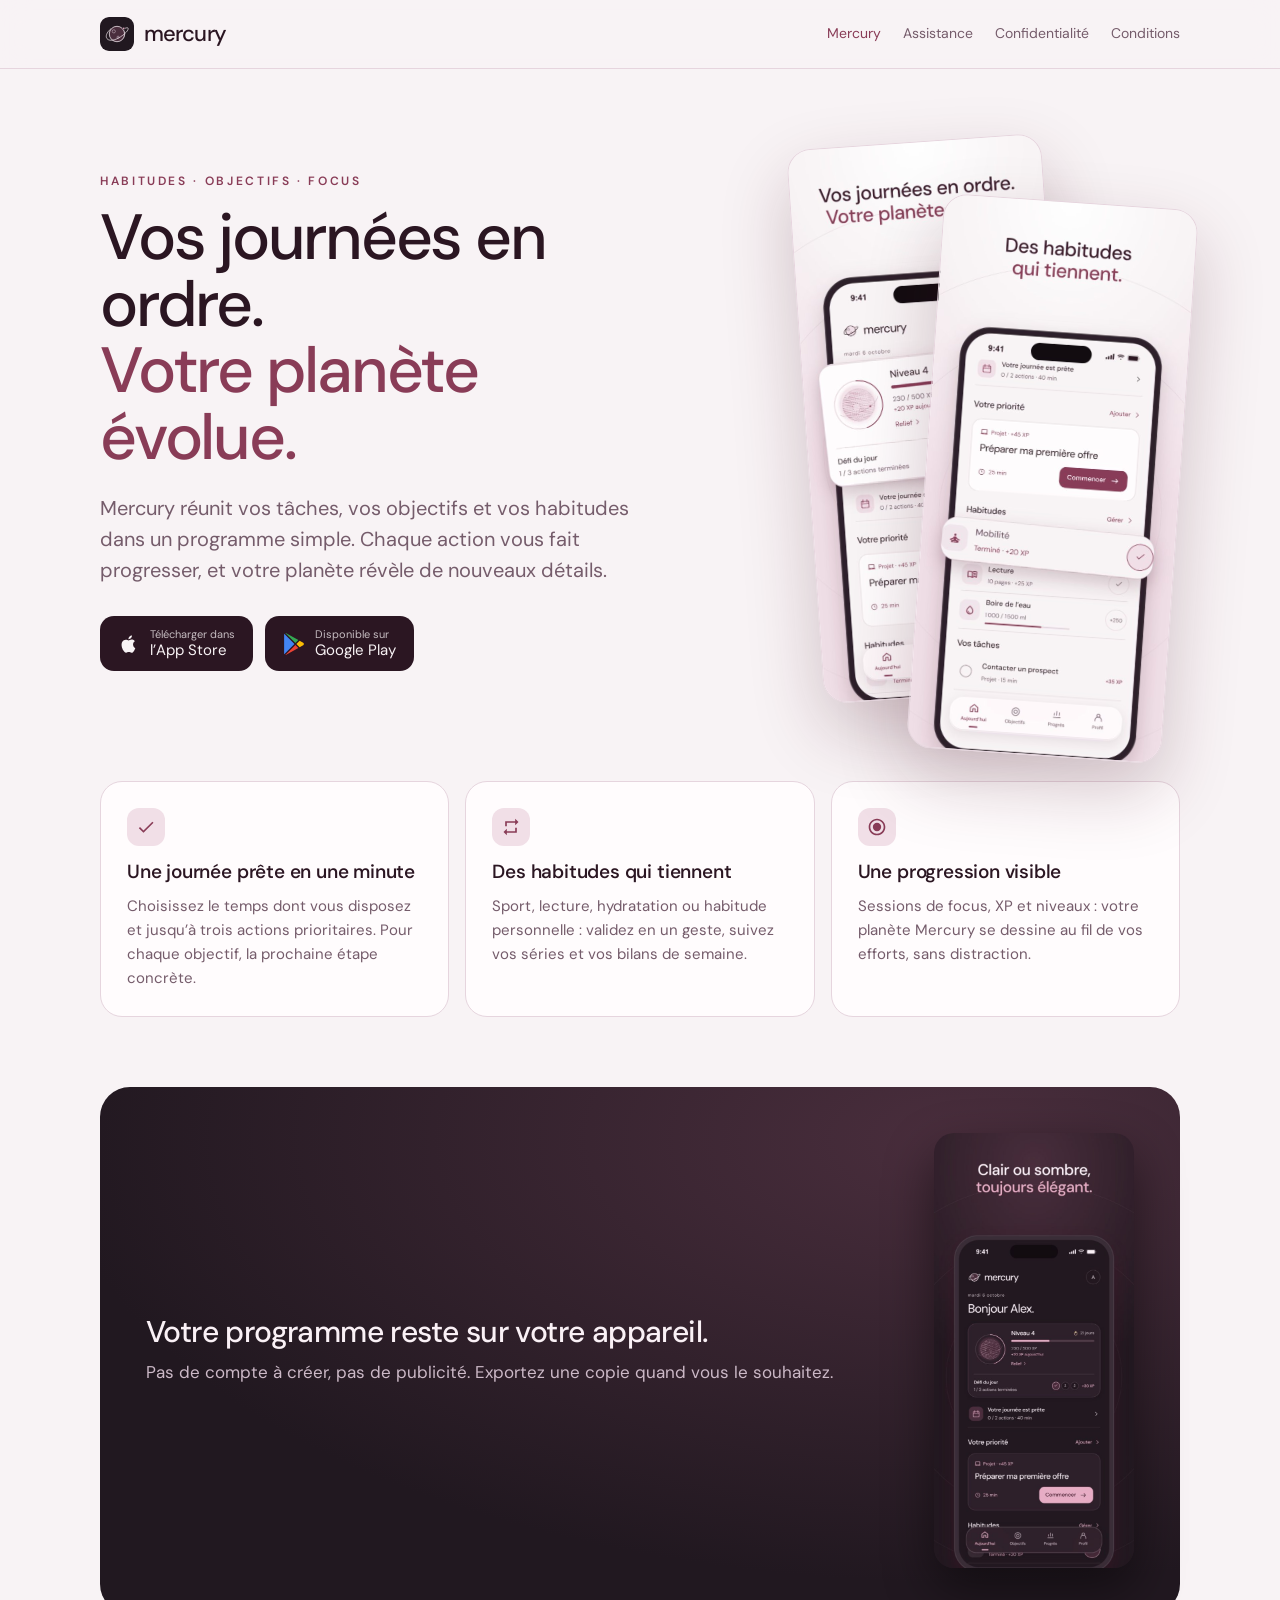
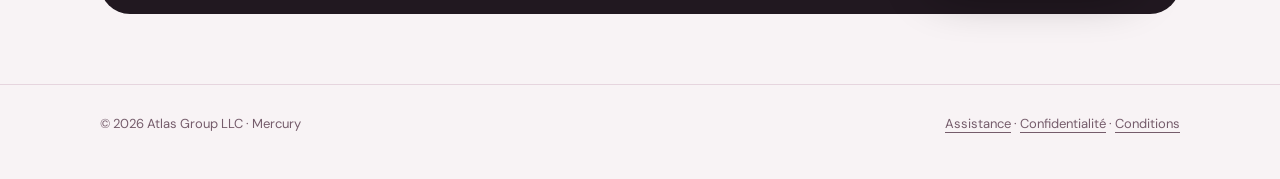
<file: index.html>
<!doctype html>
<html lang="fr"><head><meta charset="utf-8"><meta name="viewport" content="width=device-width, initial-scale=1"><title>Mercury · Habitudes, objectifs et focus</title><meta name="description" content="Mercury réunit vos tâches, vos objectifs et vos habitudes dans un programme simple. Faites évoluer votre planète."><meta name="theme-color" content="#211820"><link rel="icon" href="icon.svg" type="image/svg+xml"><link rel="apple-touch-icon" href="icon.svg"><link rel="stylesheet" href="style.css"><meta property="og:title" content="Mercury · Habitudes, objectifs et focus"><meta property="og:description" content="Mercury réunit vos tâches, vos objectifs et vos habitudes dans un programme simple. Faites évoluer votre planète."><meta property="og:image" content="img/01-today.jpg"></head>
<body><header class="top"><div class="wrap"><a class="brand" href="./"><img src="icon.svg" alt="" width="34" height="34">mercury</a><nav class="links" aria-label="Informations"><a class="home" href="./" aria-current="page">Mercury</a><a href="support.html">Assistance</a><a href="privacy.html">Confidentialité</a><a href="terms.html">Conditions</a></nav></div></header>
<main>
<section class="wrap hero">
 <div><p class="eyebrow">Habitudes · Objectifs · Focus</p>
 <h1>Vos journées en ordre.<br><em>Votre planète évolue.</em></h1>
 <p class="lead">Mercury réunit vos tâches, vos objectifs et vos habitudes dans un programme simple. Chaque action vous fait progresser, et votre planète révèle de nouveaux détails.</p>
 <div class="stores"><a class="store" href="https://apps.apple.com/fr/app/mercury-habitudes-focus/id6819666637" rel="noopener"><svg viewBox="0 0 24 24" aria-hidden="true"><path fill="currentColor" d="M16.4 12.6c0-2.4 2-3.5 2-3.6-1.1-1.6-2.8-1.8-3.4-1.8-1.4-.1-2.8.9-3.5.9s-1.8-.9-3-.8C7 7.3 5.5 8.2 4.7 9.6c-1.7 2.9-.4 7.2 1.2 9.6.8 1.2 1.7 2.4 2.9 2.4 1.2 0 1.6-.8 3-.8s1.8.8 3 .8 2-1.2 2.8-2.3c.9-1.3 1.2-2.6 1.3-2.7-.1 0-2.5-1-2.5-4zM14.2 5.5c.6-.8 1.1-1.8 1-2.9-.9 0-2.1.6-2.8 1.4-.6.7-1.1 1.8-1 2.8 1 .1 2.1-.5 2.8-1.3z"/></svg><span><small>Télécharger dans</small>l’App Store</span></a><a class="store" href="https://play.google.com/store/apps/details?id=com.karraz.mercury" rel="noopener"><svg viewBox="0 0 24 24" aria-hidden="true"><path fill="#4285F4" d="M1.337.924a1.486 1.486 0 0 0-.112.568v21.017c0 .217.045.419.124.6l11.155-11.087L1.337.924z"/><path fill="#34A853" d="M13.544 10.989l3.258-3.238L3.45.195a1.466 1.466 0 0 0-.946-.179l11.04 10.973z"/><path fill="#FBBC04" d="M22.018 13.298l-3.919 2.218-3.515-3.493 3.543-3.521 3.891 2.202a1.49 1.49 0 0 1 0 2.594z"/><path fill="#EA4335" d="M13.544 13.056l-11 10.933c.298.036.612-.016.906-.183l13.324-7.54-3.23-3.21z"/></svg><span><small>Disponible sur</small>Google Play</span></a></div>
 </div>
 <div class="shots"><img src="img/01-today.jpg" alt="Écran Aujourd’hui de Mercury : niveau, défi du jour et priorité" width="255" height="555"><img src="img/03-habits.jpg" alt="Habitudes du jour dans Mercury" width="255" height="555"></div>
</section>
<section class="wrap features">
 <div class="feature"><span class="dot"><svg viewBox="0 0 24 24" aria-hidden="true"><path fill="currentColor" d="M9 16.2 4.8 12l-1.4 1.4L9 19 21 7l-1.4-1.4z"/></svg></span><h3>Une journée prête en une minute</h3><p>Choisissez le temps dont vous disposez et jusqu’à trois actions prioritaires. Pour chaque objectif, la prochaine étape concrète.</p></div>
 <div class="feature"><span class="dot"><svg viewBox="0 0 24 24" aria-hidden="true"><path fill="currentColor" d="M7 7h10v3l4-4-4-4v3H5v6h2V7zm10 10H7v-3l-4 4 4 4v-3h12v-6h-2v4z"/></svg></span><h3>Des habitudes qui tiennent</h3><p>Sport, lecture, hydratation ou habitude personnelle : validez en un geste, suivez vos séries et vos bilans de semaine.</p></div>
 <div class="feature"><span class="dot"><svg viewBox="0 0 24 24" aria-hidden="true"><path fill="currentColor" d="M12 7a5 5 0 1 0 0 10 5 5 0 0 0 0-10zm0-5C6.5 2 2 6.5 2 12s4.5 10 10 10 10-4.5 10-10S17.5 2 12 2zm0 18c-4.4 0-8-3.6-8-8s3.6-8 8-8 8 3.6 8 8-3.6 8-8 8z"/></svg></span><h3>Une progression visible</h3><p>Sessions de focus, XP et niveaux : votre planète Mercury se dessine au fil de vos efforts, sans distraction.</p></div>
</section>
<section class="wrap"><div class="band"><div><h2>Votre programme reste sur votre appareil.</h2><p>Pas de compte à créer, pas de publicité. Exportez une copie quand vous le souhaitez.</p></div><img src="img/08-dark.jpg" alt="Mercury en mode sombre" width="200" height="435"></div></section>
</main>
<footer class="bottom"><div class="wrap"><span>© 2026 Atlas Group LLC · Mercury</span><span><a href="support.html">Assistance</a> · <a href="privacy.html">Confidentialité</a> · <a href="terms.html">Conditions</a></span></div></footer>
</body></html>
</file>
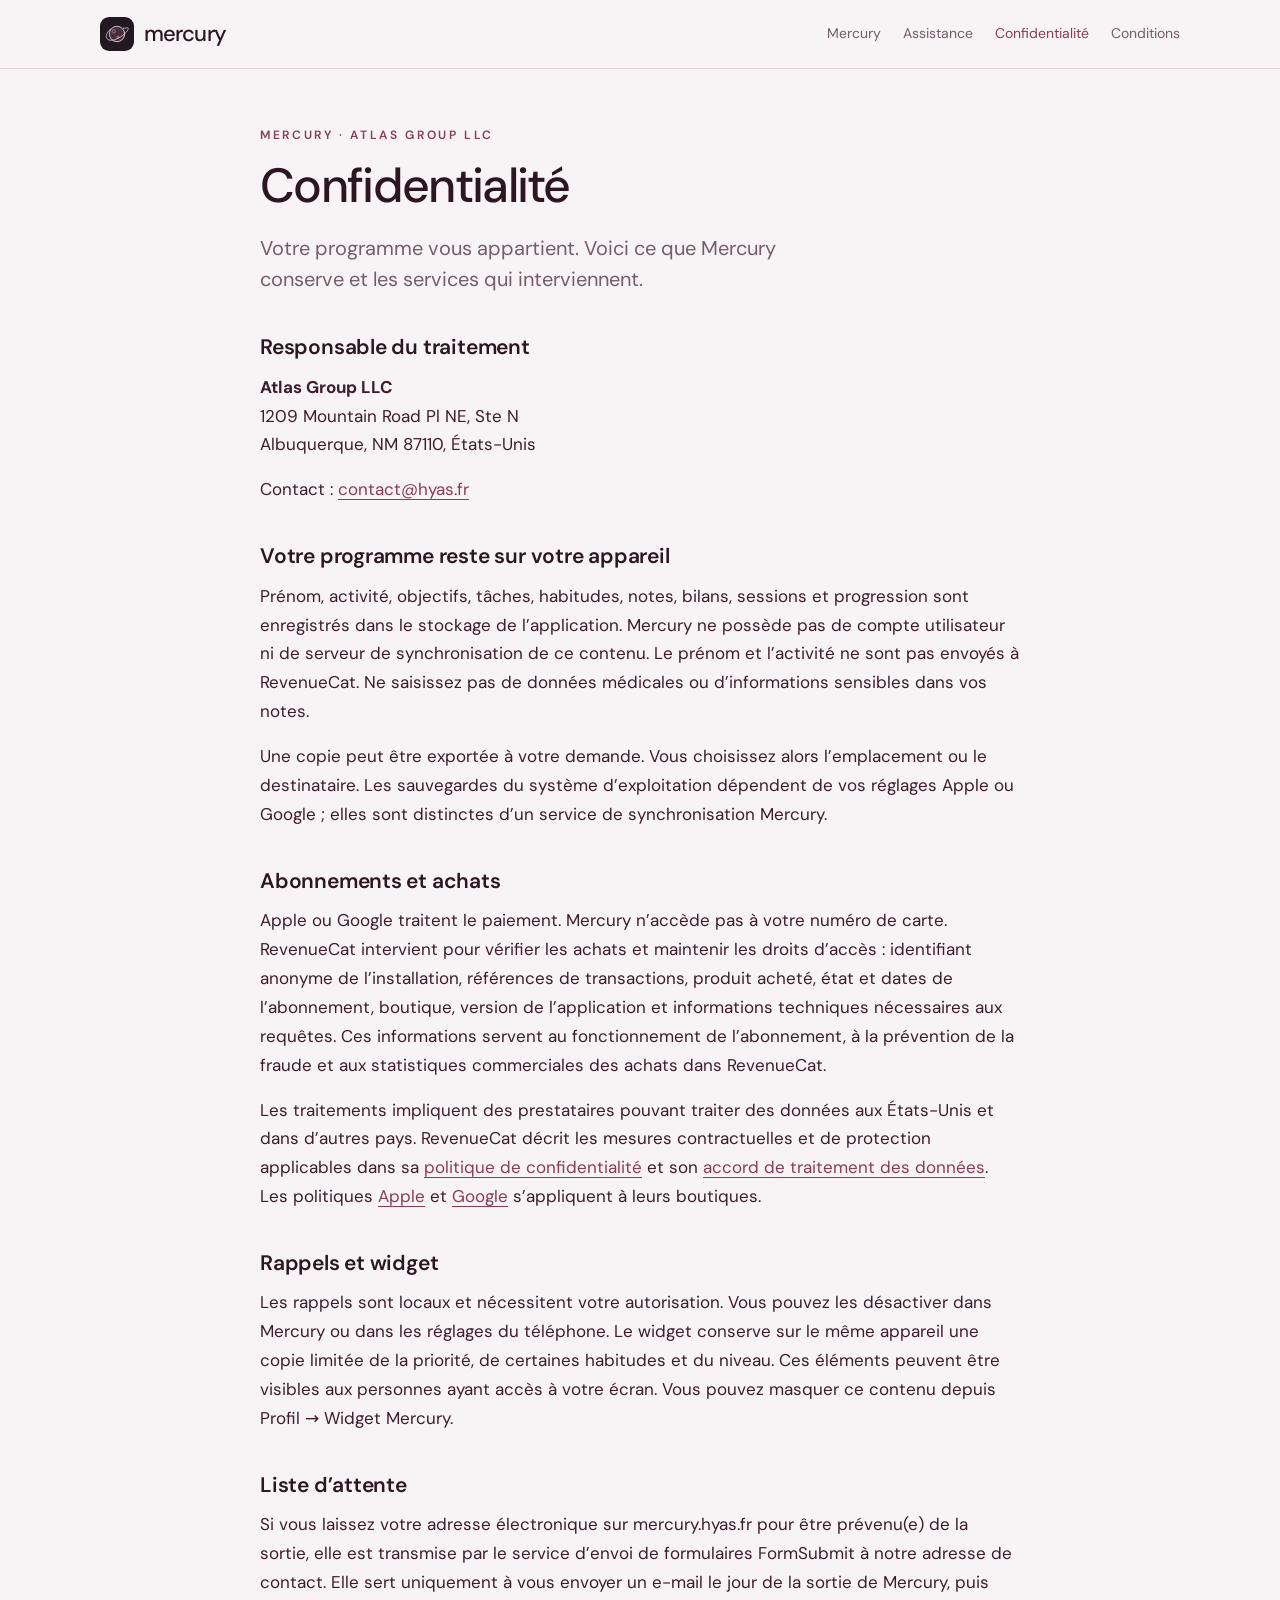
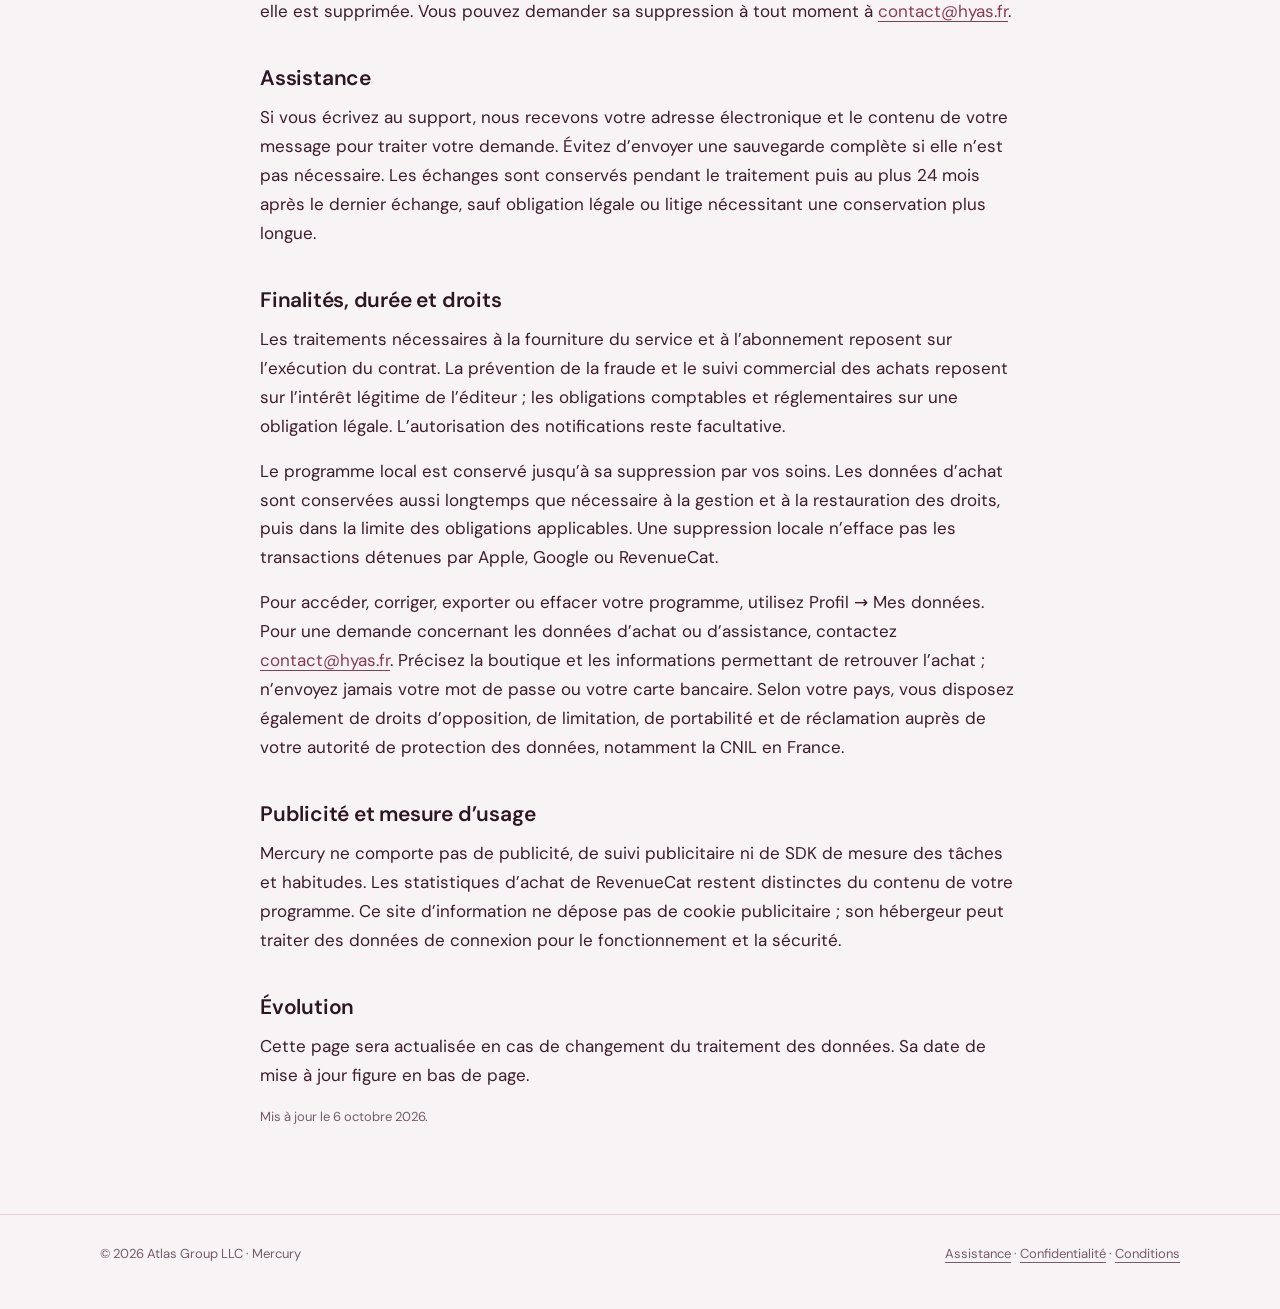
<file: privacy.html>
<!doctype html>
<html lang="fr"><head><meta charset="utf-8"><meta name="viewport" content="width=device-width, initial-scale=1"><title>Confidentialité · Mercury</title><meta name="description" content="Ce que Mercury conserve, les services qui interviennent et vos droits."><meta name="theme-color" content="#211820"><link rel="icon" href="icon.svg" type="image/svg+xml"><link rel="apple-touch-icon" href="icon.svg"><link rel="stylesheet" href="style.css"><meta property="og:title" content="Confidentialité · Mercury"><meta property="og:description" content="Ce que Mercury conserve, les services qui interviennent et vos droits."><meta property="og:image" content="img/01-today.jpg"></head>
<body><header class="top"><div class="wrap"><a class="brand" href="./"><img src="icon.svg" alt="" width="34" height="34">mercury</a><nav class="links" aria-label="Informations"><a class="home" href="./">Mercury</a><a href="support.html">Assistance</a><a href="privacy.html" aria-current="page">Confidentialité</a><a href="terms.html">Conditions</a></nav></div></header>
<main class="doc narrow"><p class="eyebrow">Mercury · Atlas Group LLC</p><h1>Confidentialité</h1><p class="lead">Votre programme vous appartient. Voici ce que Mercury conserve et les services qui interviennent.</p>
<h2>Responsable du traitement</h2><p><strong>Atlas Group LLC</strong><br>1209 Mountain Road Pl NE, Ste N<br>Albuquerque, NM 87110, États-Unis</p><p>Contact : <a href="mailto:contact@hyas.fr">contact@hyas.fr</a></p>
<h2>Votre programme reste sur votre appareil</h2><p>Prénom, activité, objectifs, tâches, habitudes, notes, bilans, sessions et progression sont enregistrés dans le stockage de l’application. Mercury ne possède pas de compte utilisateur ni de serveur de synchronisation de ce contenu. Le prénom et l’activité ne sont pas envoyés à RevenueCat. Ne saisissez pas de données médicales ou d’informations sensibles dans vos notes.</p><p>Une copie peut être exportée à votre demande. Vous choisissez alors l’emplacement ou le destinataire. Les sauvegardes du système d’exploitation dépendent de vos réglages Apple ou Google ; elles sont distinctes d’un service de synchronisation Mercury.</p>
<h2>Abonnements et achats</h2><p>Apple ou Google traitent le paiement. Mercury n’accède pas à votre numéro de carte. RevenueCat intervient pour vérifier les achats et maintenir les droits d’accès : identifiant anonyme de l’installation, références de transactions, produit acheté, état et dates de l’abonnement, boutique, version de l’application et informations techniques nécessaires aux requêtes. Ces informations servent au fonctionnement de l’abonnement, à la prévention de la fraude et aux statistiques commerciales des achats dans RevenueCat.</p><p>Les traitements impliquent des prestataires pouvant traiter des données aux États-Unis et dans d’autres pays. RevenueCat décrit les mesures contractuelles et de protection applicables dans sa <a href="https://www.revenuecat.com/privacy/">politique de confidentialité</a> et son <a href="https://www.revenuecat.com/dpa/">accord de traitement des données</a>. Les politiques <a href="https://www.apple.com/legal/privacy/">Apple</a> et <a href="https://policies.google.com/privacy">Google</a> s’appliquent à leurs boutiques.</p>
<h2>Rappels et widget</h2><p>Les rappels sont locaux et nécessitent votre autorisation. Vous pouvez les désactiver dans Mercury ou dans les réglages du téléphone. Le widget conserve sur le même appareil une copie limitée de la priorité, de certaines habitudes et du niveau. Ces éléments peuvent être visibles aux personnes ayant accès à votre écran. Vous pouvez masquer ce contenu depuis Profil → Widget Mercury.</p>
<h2>Liste d’attente</h2><p>Si vous laissez votre adresse électronique sur mercury.hyas.fr pour être prévenu(e) de la sortie, elle est transmise par le service d’envoi de formulaires FormSubmit à notre adresse de contact. Elle sert uniquement à vous envoyer un e-mail le jour de la sortie de Mercury, puis elle est supprimée. Vous pouvez demander sa suppression à tout moment à <a href="mailto:contact@hyas.fr">contact@hyas.fr</a>.</p>
<h2>Assistance</h2><p>Si vous écrivez au support, nous recevons votre adresse électronique et le contenu de votre message pour traiter votre demande. Évitez d’envoyer une sauvegarde complète si elle n’est pas nécessaire. Les échanges sont conservés pendant le traitement puis au plus 24 mois après le dernier échange, sauf obligation légale ou litige nécessitant une conservation plus longue.</p>
<h2>Finalités, durée et droits</h2><p>Les traitements nécessaires à la fourniture du service et à l’abonnement reposent sur l’exécution du contrat. La prévention de la fraude et le suivi commercial des achats reposent sur l’intérêt légitime de l’éditeur ; les obligations comptables et réglementaires sur une obligation légale. L’autorisation des notifications reste facultative.</p><p>Le programme local est conservé jusqu’à sa suppression par vos soins. Les données d’achat sont conservées aussi longtemps que nécessaire à la gestion et à la restauration des droits, puis dans la limite des obligations applicables. Une suppression locale n’efface pas les transactions détenues par Apple, Google ou RevenueCat.</p><p>Pour accéder, corriger, exporter ou effacer votre programme, utilisez Profil → Mes données. Pour une demande concernant les données d’achat ou d’assistance, contactez <a href="mailto:contact@hyas.fr">contact@hyas.fr</a>. Précisez la boutique et les informations permettant de retrouver l’achat ; n’envoyez jamais votre mot de passe ou votre carte bancaire. Selon votre pays, vous disposez également de droits d’opposition, de limitation, de portabilité et de réclamation auprès de votre autorité de protection des données, notamment la CNIL en France.</p>
<h2>Publicité et mesure d’usage</h2><p>Mercury ne comporte pas de publicité, de suivi publicitaire ni de SDK de mesure des tâches et habitudes. Les statistiques d’achat de RevenueCat restent distinctes du contenu de votre programme. Ce site d’information ne dépose pas de cookie publicitaire ; son hébergeur peut traiter des données de connexion pour le fonctionnement et la sécurité.</p><h2>Évolution</h2><p>Cette page sera actualisée en cas de changement du traitement des données. Sa date de mise à jour figure en bas de page.</p><p class="soon">Mis à jour le 6 octobre 2026.</p></main>
<footer class="bottom"><div class="wrap"><span>© 2026 Atlas Group LLC · Mercury</span><span><a href="support.html">Assistance</a> · <a href="privacy.html">Confidentialité</a> · <a href="terms.html">Conditions</a></span></div></footer>
</body></html>
</file>
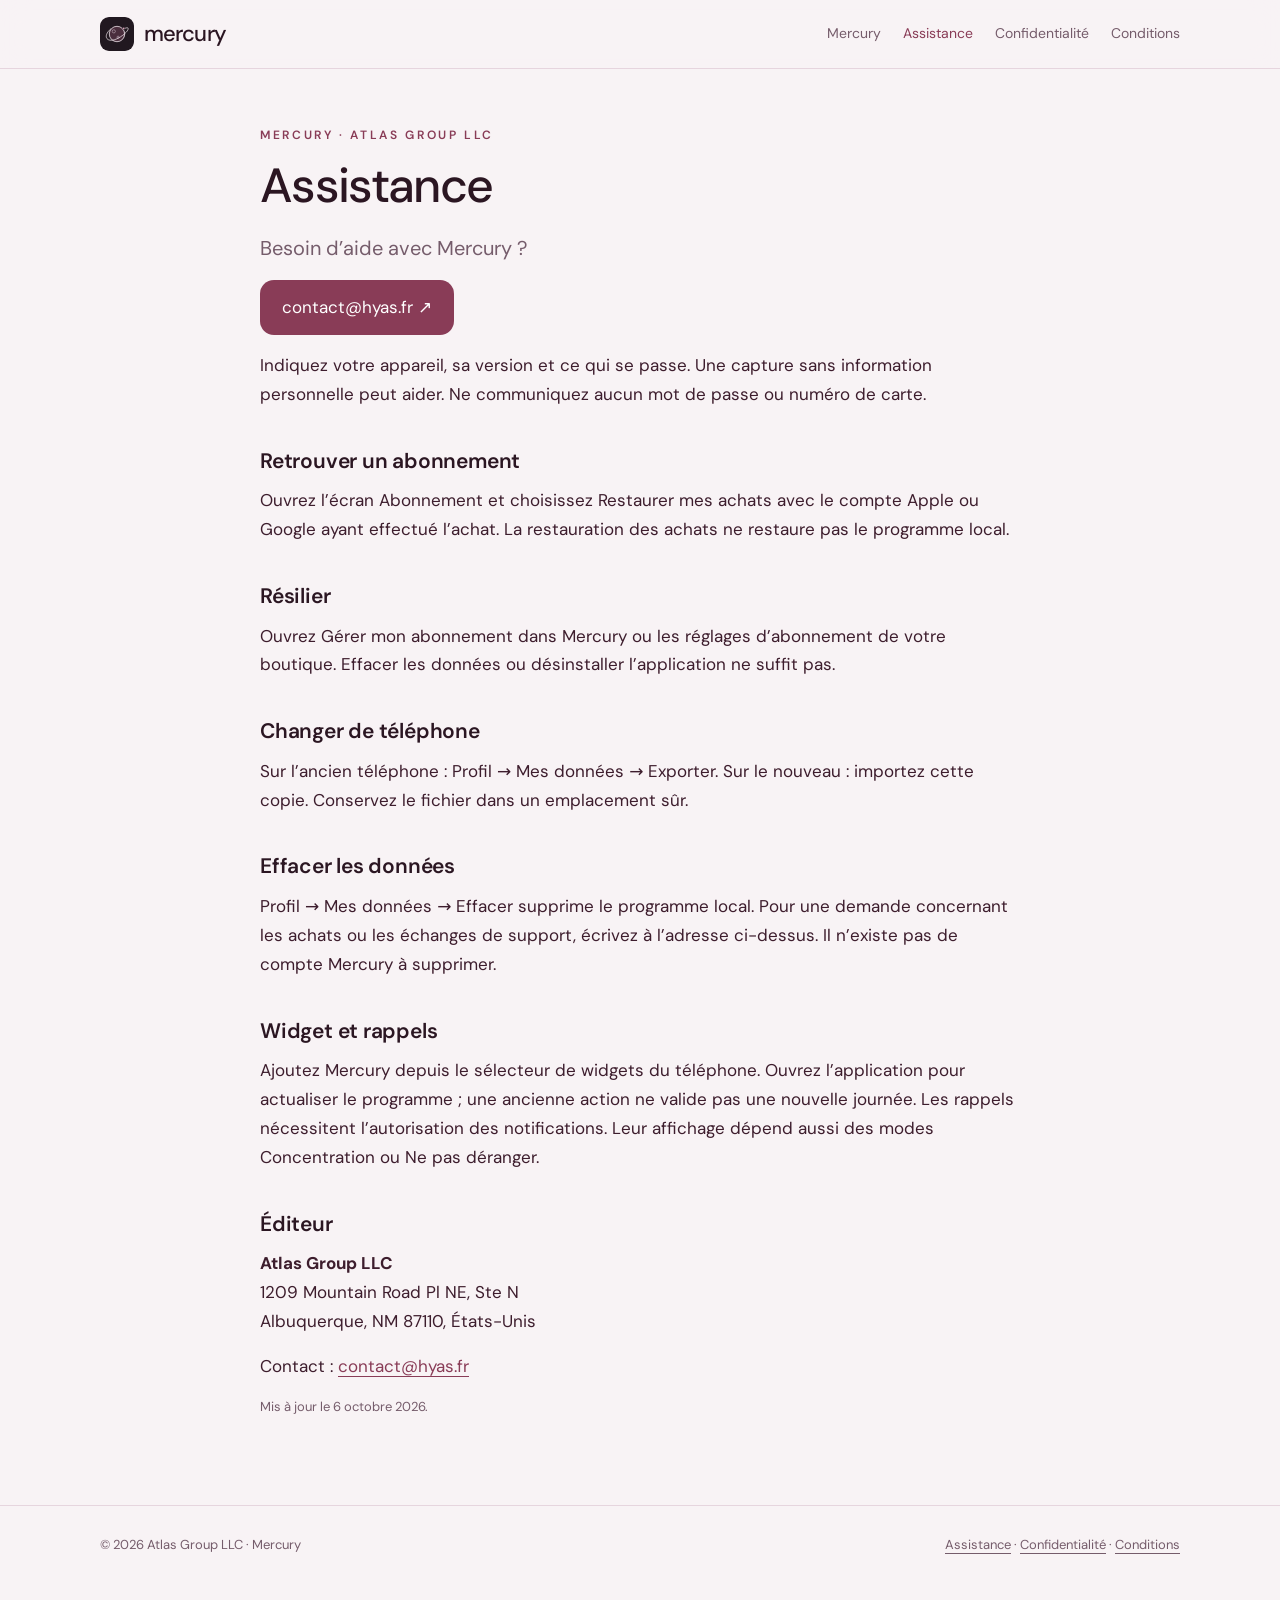
<file: support.html>
<!doctype html>
<html lang="fr"><head><meta charset="utf-8"><meta name="viewport" content="width=device-width, initial-scale=1"><title>Assistance · Mercury</title><meta name="description" content="Abonnement, données, widget et rappels : trouver de l’aide sur Mercury."><meta name="theme-color" content="#211820"><link rel="icon" href="icon.svg" type="image/svg+xml"><link rel="apple-touch-icon" href="icon.svg"><link rel="stylesheet" href="style.css"><meta property="og:title" content="Assistance · Mercury"><meta property="og:description" content="Abonnement, données, widget et rappels : trouver de l’aide sur Mercury."><meta property="og:image" content="img/01-today.jpg"></head>
<body><header class="top"><div class="wrap"><a class="brand" href="./"><img src="icon.svg" alt="" width="34" height="34">mercury</a><nav class="links" aria-label="Informations"><a class="home" href="./">Mercury</a><a href="support.html" aria-current="page">Assistance</a><a href="privacy.html">Confidentialité</a><a href="terms.html">Conditions</a></nav></div></header>
<main class="doc narrow"><p class="eyebrow">Mercury · Atlas Group LLC</p><h1>Assistance</h1><p class="lead">Besoin d’aide avec Mercury ?</p><p><a class="contact" href="mailto:contact@hyas.fr">contact@hyas.fr ↗</a></p><p>Indiquez votre appareil, sa version et ce qui se passe. Une capture sans information personnelle peut aider. Ne communiquez aucun mot de passe ou numéro de carte.</p>
<h2>Retrouver un abonnement</h2><p>Ouvrez l’écran Abonnement et choisissez Restaurer mes achats avec le compte Apple ou Google ayant effectué l’achat. La restauration des achats ne restaure pas le programme local.</p><h2>Résilier</h2><p>Ouvrez Gérer mon abonnement dans Mercury ou les réglages d’abonnement de votre boutique. Effacer les données ou désinstaller l’application ne suffit pas.</p><h2>Changer de téléphone</h2><p>Sur l’ancien téléphone : Profil → Mes données → Exporter. Sur le nouveau : importez cette copie. Conservez le fichier dans un emplacement sûr.</p><h2>Effacer les données</h2><p>Profil → Mes données → Effacer supprime le programme local. Pour une demande concernant les achats ou les échanges de support, écrivez à l’adresse ci-dessus. Il n’existe pas de compte Mercury à supprimer.</p><h2>Widget et rappels</h2><p>Ajoutez Mercury depuis le sélecteur de widgets du téléphone. Ouvrez l’application pour actualiser le programme ; une ancienne action ne valide pas une nouvelle journée. Les rappels nécessitent l’autorisation des notifications. Leur affichage dépend aussi des modes Concentration ou Ne pas déranger.</p><h2>Éditeur</h2><p><strong>Atlas Group LLC</strong><br>1209 Mountain Road Pl NE, Ste N<br>Albuquerque, NM 87110, États-Unis</p><p>Contact : <a href="mailto:contact@hyas.fr">contact@hyas.fr</a></p><p class="soon">Mis à jour le 6 octobre 2026.</p></main>
<footer class="bottom"><div class="wrap"><span>© 2026 Atlas Group LLC · Mercury</span><span><a href="support.html">Assistance</a> · <a href="privacy.html">Confidentialité</a> · <a href="terms.html">Conditions</a></span></div></footer>
</body></html>
</file>
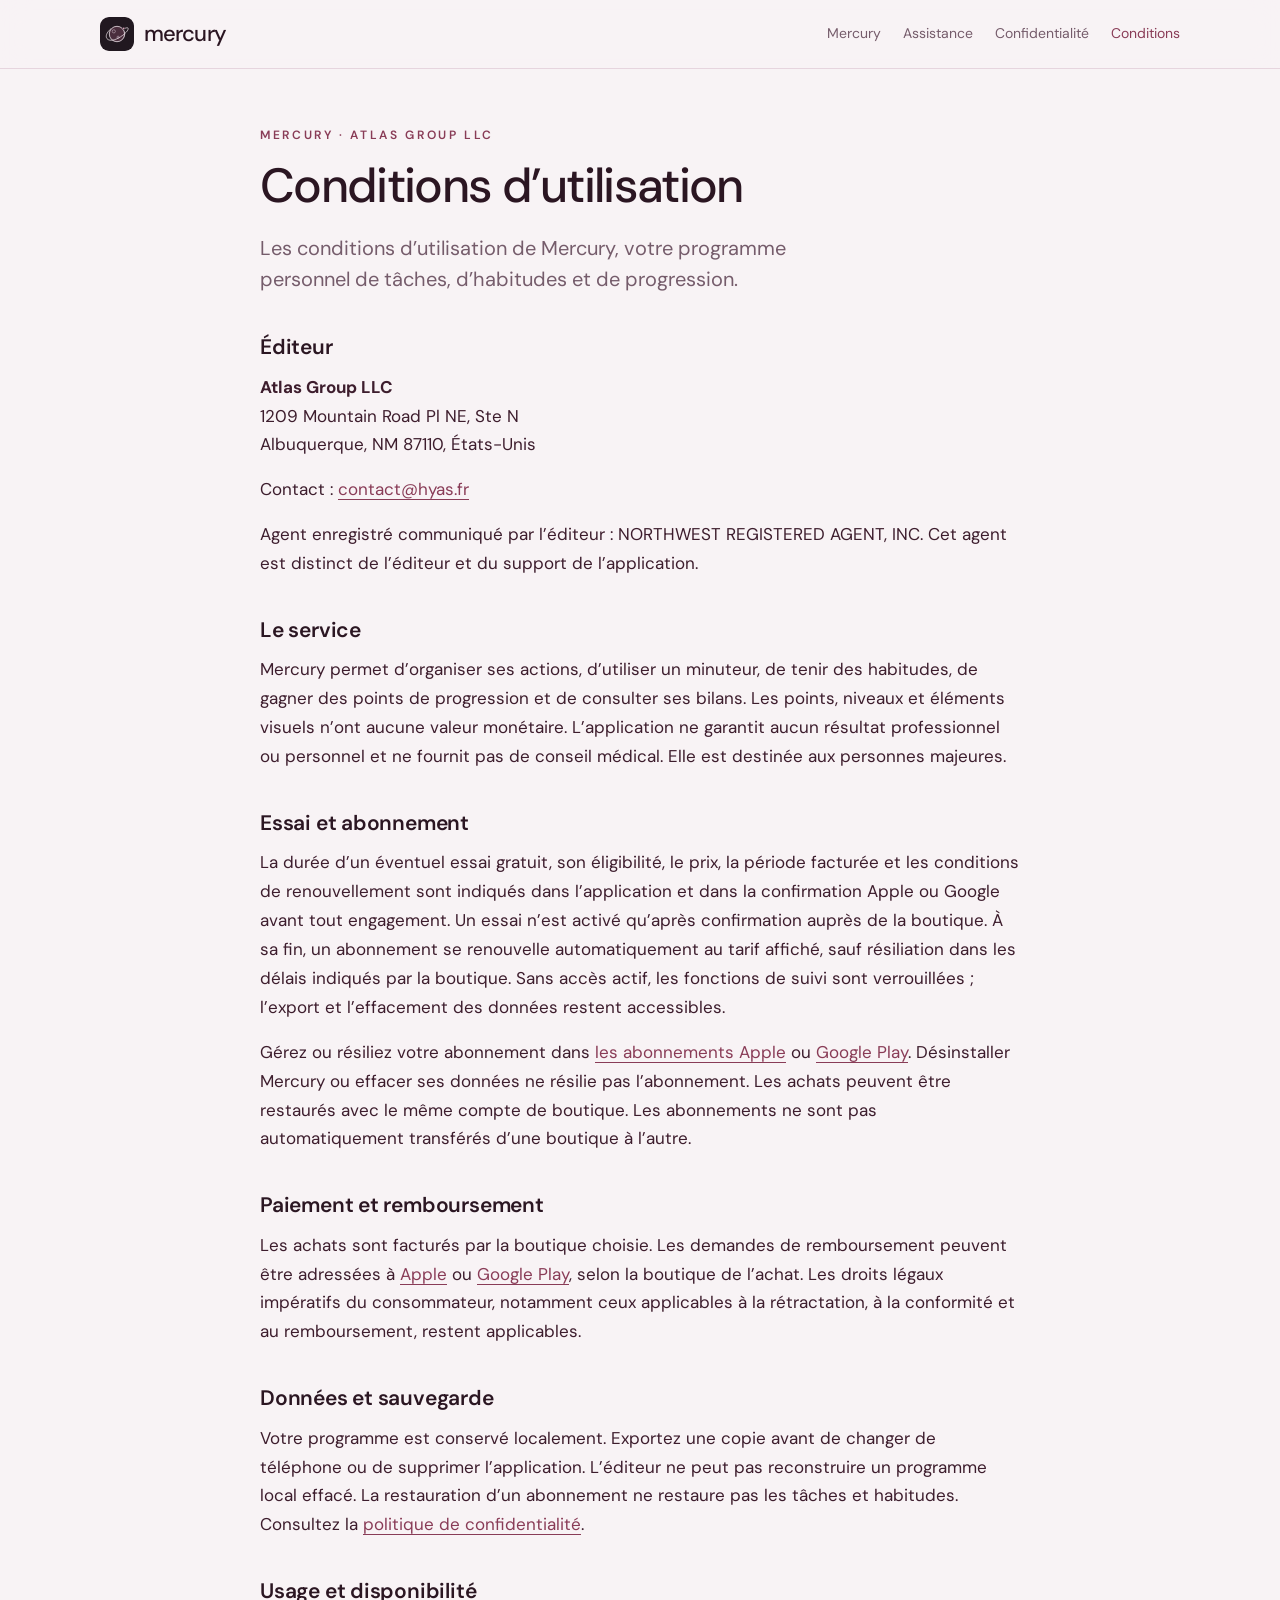
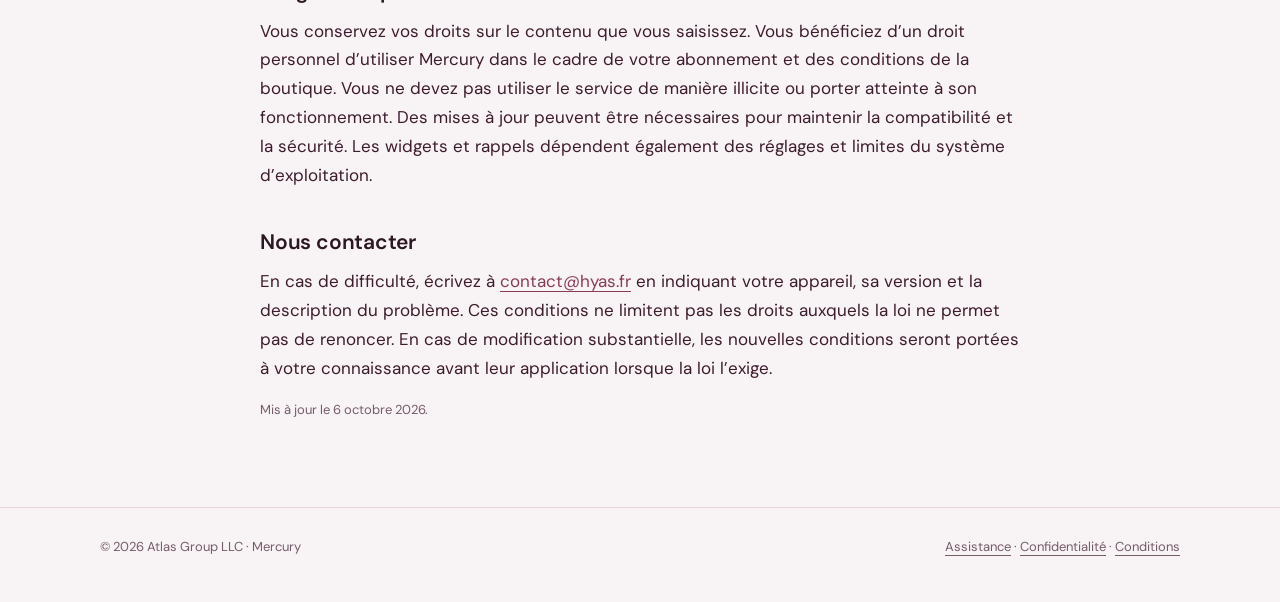
<file: terms.html>
<!doctype html>
<html lang="fr"><head><meta charset="utf-8"><meta name="viewport" content="width=device-width, initial-scale=1"><title>Conditions d’utilisation · Mercury</title><meta name="description" content="Les conditions d’utilisation de Mercury et de ses abonnements."><meta name="theme-color" content="#211820"><link rel="icon" href="icon.svg" type="image/svg+xml"><link rel="apple-touch-icon" href="icon.svg"><link rel="stylesheet" href="style.css"><meta property="og:title" content="Conditions d’utilisation · Mercury"><meta property="og:description" content="Les conditions d’utilisation de Mercury et de ses abonnements."><meta property="og:image" content="img/01-today.jpg"></head>
<body><header class="top"><div class="wrap"><a class="brand" href="./"><img src="icon.svg" alt="" width="34" height="34">mercury</a><nav class="links" aria-label="Informations"><a class="home" href="./">Mercury</a><a href="support.html">Assistance</a><a href="privacy.html">Confidentialité</a><a href="terms.html" aria-current="page">Conditions</a></nav></div></header>
<main class="doc narrow"><p class="eyebrow">Mercury · Atlas Group LLC</p><h1>Conditions d’utilisation</h1><p class="lead">Les conditions d’utilisation de Mercury, votre programme personnel de tâches, d’habitudes et de progression.</p><h2>Éditeur</h2><p><strong>Atlas Group LLC</strong><br>1209 Mountain Road Pl NE, Ste N<br>Albuquerque, NM 87110, États-Unis</p><p>Contact : <a href="mailto:contact@hyas.fr">contact@hyas.fr</a></p><p>Agent enregistré communiqué par l’éditeur : NORTHWEST REGISTERED AGENT, INC. Cet agent est distinct de l’éditeur et du support de l’application.</p>
<h2>Le service</h2><p>Mercury permet d’organiser ses actions, d’utiliser un minuteur, de tenir des habitudes, de gagner des points de progression et de consulter ses bilans. Les points, niveaux et éléments visuels n’ont aucune valeur monétaire. L’application ne garantit aucun résultat professionnel ou personnel et ne fournit pas de conseil médical. Elle est destinée aux personnes majeures.</p>
<h2>Essai et abonnement</h2><p>La durée d’un éventuel essai gratuit, son éligibilité, le prix, la période facturée et les conditions de renouvellement sont indiqués dans l’application et dans la confirmation Apple ou Google avant tout engagement. Un essai n’est activé qu’après confirmation auprès de la boutique. À sa fin, un abonnement se renouvelle automatiquement au tarif affiché, sauf résiliation dans les délais indiqués par la boutique. Sans accès actif, les fonctions de suivi sont verrouillées ; l’export et l’effacement des données restent accessibles.</p><p>Gérez ou résiliez votre abonnement dans <a href="https://apps.apple.com/account/subscriptions">les abonnements Apple</a> ou <a href="https://play.google.com/store/account/subscriptions">Google Play</a>. Désinstaller Mercury ou effacer ses données ne résilie pas l’abonnement. Les achats peuvent être restaurés avec le même compte de boutique. Les abonnements ne sont pas automatiquement transférés d’une boutique à l’autre.</p>
<h2>Paiement et remboursement</h2><p>Les achats sont facturés par la boutique choisie. Les demandes de remboursement peuvent être adressées à <a href="https://reportaproblem.apple.com/">Apple</a> ou <a href="https://support.google.com/googleplay/answer/2479637">Google Play</a>, selon la boutique de l’achat. Les droits légaux impératifs du consommateur, notamment ceux applicables à la rétractation, à la conformité et au remboursement, restent applicables.</p>
<h2>Données et sauvegarde</h2><p>Votre programme est conservé localement. Exportez une copie avant de changer de téléphone ou de supprimer l’application. L’éditeur ne peut pas reconstruire un programme local effacé. La restauration d’un abonnement ne restaure pas les tâches et habitudes. Consultez la <a href="privacy.html">politique de confidentialité</a>.</p>
<h2>Usage et disponibilité</h2><p>Vous conservez vos droits sur le contenu que vous saisissez. Vous bénéficiez d’un droit personnel d’utiliser Mercury dans le cadre de votre abonnement et des conditions de la boutique. Vous ne devez pas utiliser le service de manière illicite ou porter atteinte à son fonctionnement. Des mises à jour peuvent être nécessaires pour maintenir la compatibilité et la sécurité. Les widgets et rappels dépendent également des réglages et limites du système d’exploitation.</p>
<h2>Nous contacter</h2><p>En cas de difficulté, écrivez à <a href="mailto:contact@hyas.fr">contact@hyas.fr</a> en indiquant votre appareil, sa version et la description du problème. Ces conditions ne limitent pas les droits auxquels la loi ne permet pas de renoncer. En cas de modification substantielle, les nouvelles conditions seront portées à votre connaissance avant leur application lorsque la loi l’exige.</p><p class="soon">Mis à jour le 6 octobre 2026.</p></main>
<footer class="bottom"><div class="wrap"><span>© 2026 Atlas Group LLC · Mercury</span><span><a href="support.html">Assistance</a> · <a href="privacy.html">Confidentialité</a> · <a href="terms.html">Conditions</a></span></div></footer>
</body></html>
</file>
<file: style.css>
@font-face{font-family:'DM Sans';src:url('fonts/dm-sans.woff2') format('woff2');font-weight:100 1000;font-display:swap}
:root{--bg:#f8f3f5;--surface:#fffcfd;--soft:#f1dfe7;--line:#e6d5de;--ink:#2b1622;--text:#3d1d2d;--muted:#755c6b;--accent:#893c57;--rose:#e7adc4;--night:#211820;--plum:#4a2e3d}
@media(prefers-color-scheme:dark){:root{--bg:#211820;--surface:#2d202b;--soft:#3a2d37;--line:#533d4d;--ink:#faf1f6;--text:#efe3ea;--muted:#ccb9c7;--accent:#e7adc4}}
*{box-sizing:border-box}
html{-webkit-text-size-adjust:100%}
body{margin:0;background:var(--bg);color:var(--text);font:17px/1.7 'DM Sans',system-ui,-apple-system,'Segoe UI',sans-serif;-webkit-font-smoothing:antialiased}
a{color:var(--accent);text-underline-offset:4px}
a:focus-visible{outline:3px solid var(--accent);outline-offset:4px;border-radius:6px}
.wrap{width:min(1080px,100% - 40px);margin:auto}
.narrow{width:min(760px,100% - 40px);margin:auto}
header.top{position:sticky;top:0;z-index:10;background:color-mix(in srgb,var(--bg) 86%,transparent);backdrop-filter:blur(14px);-webkit-backdrop-filter:blur(14px);border-bottom:1px solid var(--line)}
header.top .wrap{display:flex;align-items:center;justify-content:space-between;gap:20px;height:68px}
.brand{display:flex;align-items:center;gap:10px;font-size:22px;font-weight:500;letter-spacing:-.04em;color:var(--ink);text-decoration:none}
.brand img{width:34px;height:34px;border-radius:9px}
nav.links{display:flex;gap:22px;font-size:14px}
nav.links a{color:var(--muted);text-decoration:none}
nav.links a:hover,nav.links a[aria-current=page]{color:var(--accent)}
/* Accueil */
.hero{padding:72px 0 40px;display:grid;grid-template-columns:1.1fr .9fr;gap:48px;align-items:center}
.eyebrow{font-size:12px;letter-spacing:.22em;text-transform:uppercase;color:var(--accent);font-weight:600;margin:0 0 14px}
h1{font-size:clamp(38px,6vw,64px);line-height:1.04;letter-spacing:-.035em;font-weight:500;color:var(--ink);margin:0 0 22px}
h1 em{font-style:normal;color:var(--accent)}
.lead{font-size:20px;line-height:1.55;color:var(--muted);margin:0 0 30px;max-width:30em}
.stores{display:flex;flex-wrap:wrap;gap:12px;align-items:center}
.store{display:inline-flex;align-items:center;gap:10px;padding:12px 18px;border-radius:14px;background:var(--ink);color:var(--bg);text-decoration:none;font-size:15px;line-height:1.2}
.store small{display:block;font-size:11px;opacity:.75}
.store svg{width:22px;height:22px;flex:none}
.soon{font-size:13px;color:var(--muted)}
.shots{position:relative;height:560px}
.shots img{position:absolute;width:255px;border-radius:24px;box-shadow:0 30px 70px #4610243a;border:1px solid var(--line)}
.shots img:first-child{right:120px;top:0;transform:rotate(-4deg)}
.shots img:last-child{right:0;top:60px;transform:rotate(4deg)}
.features{display:grid;grid-template-columns:repeat(3,1fr);gap:16px;padding:40px 0 30px}
.feature{background:var(--surface);border:1px solid var(--line);border-radius:22px;padding:26px}
.feature h3{margin:10px 0 6px;font-size:19px;font-weight:550;color:var(--ink);letter-spacing:-.01em}
.feature p{margin:0;color:var(--muted);font-size:15px;line-height:1.6}
.feature .dot{width:38px;height:38px;border-radius:12px;background:var(--soft);display:grid;place-items:center;color:var(--accent)}
.feature .dot svg{width:20px;height:20px}
.band{margin:40px 0 70px;padding:46px;border-radius:30px;background:radial-gradient(120% 120% at 80% 10%,var(--plum) 0,var(--night) 70%);color:#faf1f6;display:grid;grid-template-columns:1fr auto;gap:30px;align-items:center}
.band h2{margin:0 0 8px;font-size:30px;line-height:1.15;font-weight:500;letter-spacing:-.02em;color:#faf1f6}
.band p{margin:0;color:#ccb9c7}
.band img{width:200px;border-radius:20px;box-shadow:0 20px 50px #0007}
/* Pages d'information */
.doc{padding:56px 0 70px}
.doc h1{font-size:clamp(34px,5vw,48px)}
.doc h2{font-size:21px;line-height:1.4;font-weight:600;color:var(--ink);margin:38px 0 10px;letter-spacing:-.01em}
.doc p{margin:0 0 16px}
.cards{display:grid;gap:12px;margin:30px 0}
.cards a{padding:20px 24px;border:1px solid var(--line);border-radius:18px;text-decoration:none;background:var(--surface);color:var(--text)}
.cards h2{margin:0 0 4px;font-size:19px}
.cards p{margin:0;color:var(--muted)}
.contact{display:inline-block;padding:13px 22px;background:var(--accent);color:#fff;border-radius:14px;text-decoration:none;overflow-wrap:anywhere}
@media(prefers-color-scheme:dark){.contact{color:var(--night)}}
footer.bottom{border-top:1px solid var(--line);padding:28px 0 44px;font-size:13px;color:var(--muted)}
footer.bottom .wrap{display:flex;flex-wrap:wrap;justify-content:space-between;gap:12px}
footer.bottom a{color:var(--muted)}
@media(max-width:860px){.hero{grid-template-columns:1fr;padding-top:44px}.shots{height:530px;max-width:460px;margin:auto;width:100%}.shots img{width:205px}.shots img:first-child{right:auto;left:0}.features{grid-template-columns:1fr}.band{grid-template-columns:1fr;padding:32px}.band img{display:none}}
@media(max-width:560px){header.top .wrap{gap:12px}.brand{font-size:19px}.brand img{width:30px;height:30px}nav.links{gap:12px;font-size:12.5px}nav.links a.home{display:none}.shots{height:430px;max-width:340px}.shots img{width:160px;border-radius:18px}.shots img:last-child{top:66px}}
@media(max-width:380px){nav.links a[href='terms.html']{display:none}}
/* Liste d'attente */
.notify{margin-top:22px;max-width:30em}
.notify label{display:block;font-size:14px;font-weight:600;color:var(--ink);margin-bottom:8px}
.notify-row{display:flex;gap:8px}
.notify input{flex:1;min-width:0;padding:13px 16px;border-radius:14px;border:1px solid var(--line);background:var(--surface);color:var(--ink);font:inherit;font-size:15px}
.notify input:focus{outline:2px solid var(--accent);outline-offset:1px}
.notify button{padding:13px 18px;border:0;border-radius:14px;background:var(--accent);color:#fff;font:inherit;font-size:15px;font-weight:600;cursor:pointer;white-space:nowrap}
.notify button:disabled{opacity:.6}
@media(prefers-color-scheme:dark){.notify button{color:var(--night)}}
.notify-fine{margin:8px 0 0;font-size:13px;color:var(--muted)}
.notify-msg{margin:6px 0 0;font-size:14px;color:var(--accent);min-height:1.2em}
.notify.done .notify-row{display:none}
@media(max-width:420px){.notify-row{flex-direction:column}}
</file>
